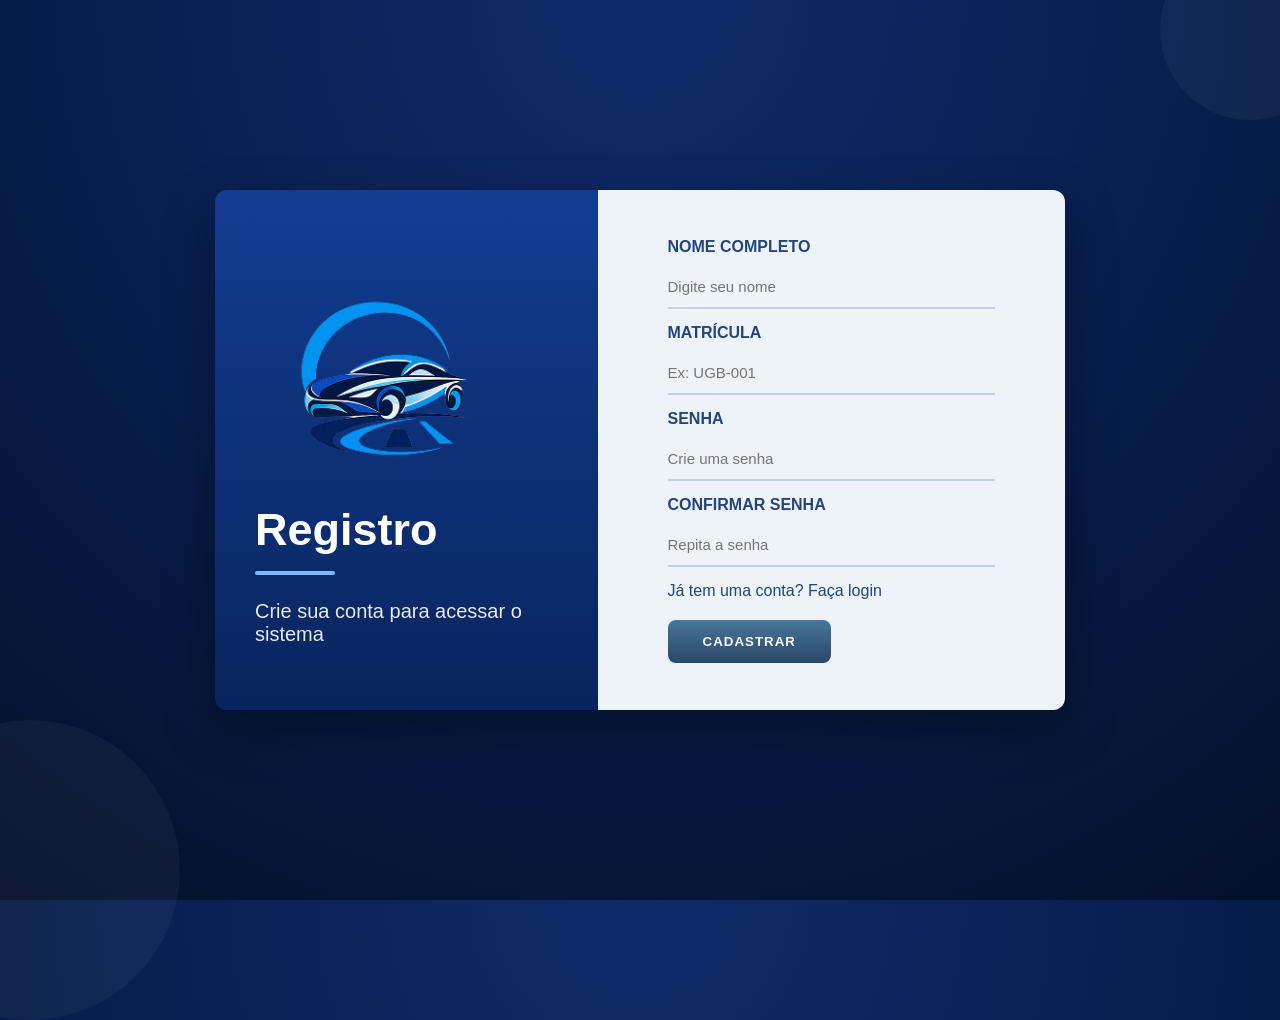
<file: Login/registro.html>
<!DOCTYPE html>
<html lang="pt-BR">
<head>
    <meta charset="UTF-8">
    <meta name="viewport" content="width=device-width, initial-scale=1.0">
    <title>Park Di Biase - Registro</title>
    <link rel="stylesheet" href="style.css">
    <link rel="stylesheet" href="https://cdnjs.cloudflare.com/ajax/libs/font-awesome/6.4.0/css/all.min.css">
    <style>
        .s1 .login-box {
            height: auto !important; 
            min-height: 520px;       
        }
        .s1 .right-panel {
            padding: 35px 70px !important; 
            display: flex;
            flex-direction: column;
            justify-content: center;
        }
        .s1 .input-group {
            margin-bottom: 15px !important; 
        }
        .s1 .forgot {
            margin-bottom: 20px !important; 
            margin-top: 5px;
        }
    </style>
</head>
<body>
    <section class="s1"> 
        <div class="login-box">

            <div class="left-panel">
                <img src="Imagem/logo.png.png" alt="Logo">
                <h1>Registro</h1>
                <div class="line"></div>
                <p>Crie sua conta para acessar o sistema</p>
            </div>

            <div class="right-panel">
                <form id="registroForm">
                    <div class="input-group">
                        <label>NOME COMPLETO</label>
                        <input id="reg-nome" type="text" placeholder="Digite seu nome" required>
                    </div>

                    <div class="input-group">
                        <label>MATRÍCULA</label>
                        <input id="reg-matricula" type="text" placeholder="Ex: UGB-001" required>
                    </div>

                    <div class="input-group">
                        <label>SENHA</label>
                        <input id="reg-senha" type="password" placeholder="Crie uma senha" required>
                    </div>

                    <div class="input-group">
                        <label>CONFIRMAR SENHA</label>
                        <input id="reg-confirma-senha" type="password" placeholder="Repita a senha" required>
                    </div>

                    <a href="index.html" class="forgot">
                        Já tem uma conta? Faça login
                    </a>

                    <button type="submit">
                        CADASTRAR
                    </button>
                </form>
            </div>
        </div>
    </section>

    <script>
        document.getElementById("registroForm").addEventListener("submit", function(e){ 
            e.preventDefault(); 
            
            const senha = document.getElementById("reg-senha").value;
            const confirmaSenha = document.getElementById("reg-confirma-senha").value;

            if(senha !== confirmaSenha) {
                alert("As senhas não coincidem!");
                return;
            }

            alert("Cadastro realizado com sucesso! Faça login para continuar.");
            window.location.href = "index.html"; 
        });
    </script>
</body>
</html>
</file>
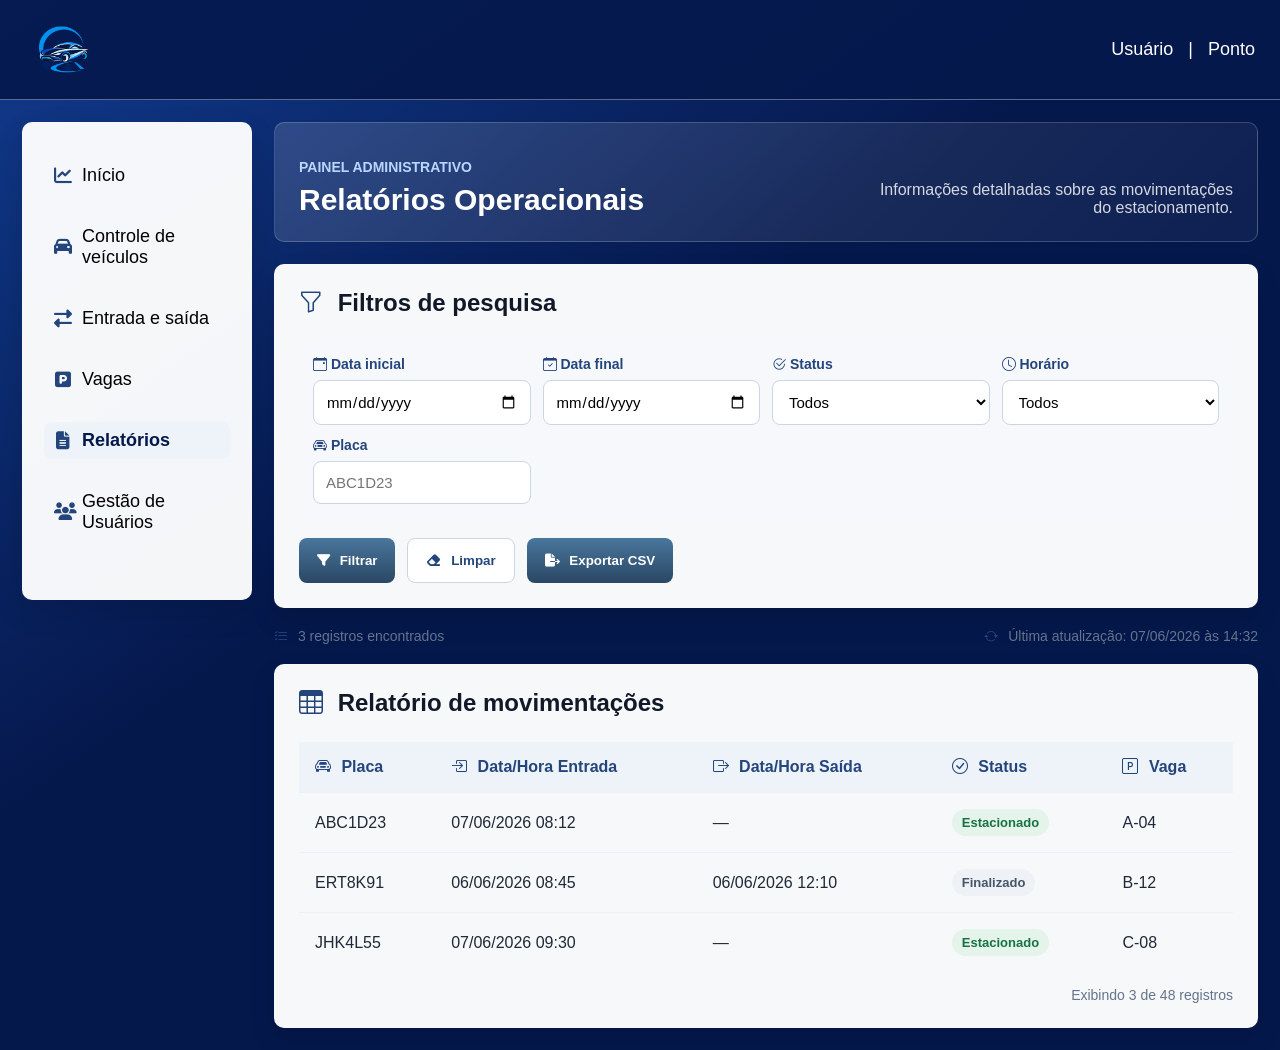
<file: Login/relatorios.html>
<!DOCTYPE html>
<html lang="en">
<head>
    <meta charset="UTF-8">
    <meta name="viewport" content="width=device-width, initial-scale=1.0">
    <title>Park Di Biase - Relatórios</title>
    <link rel="stylesheet" href="https://cdnjs.cloudflare.com/ajax/libs/font-awesome/6.5.2/css/all.min.css">
    <link rel="stylesheet" href="https://cdn.jsdelivr.net/npm/bootstrap-icons@1.11.3/font/bootstrap-icons.min.css">
    <link rel="stylesheet" href="styled.css">
    <link rel="stylesheet" href="relatorios.css">
</head>
<body>
    <header>
        <img src="Imagem/logo.png.png" alt="Logo Park Di Biase">
        <div><a href="#">Usuário &nbsp; | &nbsp; Ponto</a></div>
    </header>
    <section class="s2">
        <div class="container2">
            <nav class="leftcontent2">
                <a href="dashboard.html"><i class="fa-solid fa-chart-line"></i> Início</a>
                <a href="veiculos.html"><i class="fa-solid fa-car"></i> Controle de veículos</a>
                <a href="entrada-saida.html"><i class="fa-solid fa-right-left"></i> Entrada e saída</a>
                <a href="vagas.html"><i class="fa-solid fa-square-parking"></i> Vagas</a>
                <a class="active" href="relatorios.html"><i class="fa-solid fa-file-lines"></i> Relatórios</a>
                <a href="usuarios.html"><i class="fa-solid fa-users"></i> Gestão de Usuários</a>
            </nav>

            <main class="rightcontent2">
                <div class="page-heading">
                    <div>
                        <span>Painel Administrativo</span>
                        <h1>Relatórios Operacionais</h1>
                    </div>
                    <p>Informações detalhadas sobre as movimentações do estacionamento.</p>
                </div>
                <div class="panel">
                    <h2><i class="bi bi-funnel"></i> Filtros de pesquisa</h2>

                    <div class="toolbar relatorio-toolbar">

                        <div class="field">
                            <label><i class="bi bi-calendar-event"></i> Data inicial</label>
                            <input type="date" id="dataFinal">
                        </div>

                        <div class="field">
                            <label><i class="bi bi-calendar-check"></i> Data final</label>
                            <input type="date"  id="dataInicial">
                        </div>

                        <div class="field">
                            <label><i class="bi bi-check2-circle"></i> Status</label>
                            <select id="statusFiltro">
                                <option>Todos</option>
                                <option>Estacionado</option>
                                <option>Finalizado</option>
                            </select>
                        </div>

                        <div class="field">
                            <label><i class="bi bi-clock"></i> Horário</label>
                            <select id="horarioFiltro">
                                <option>Todos</option>
                                <option>Manhã</option>
                                <option>Tarde</option>
                                <option>Noite</option>
                            </select>
                        </div>

                        <div class="field">
                            <label><i class="bi bi-car-front"></i> Placa</label>
                            <input type="text" id="placaFiltro" placeholder="ABC1D23">
                        </div>

                    </div>

                    <div class="relatorio-buttons">
                        <button class="primary-button" id="btnFiltrar"><i class="fa-solid fa-filter"></i> Filtrar</button>
                        <button class="secondary-button" id="btnLimpar"><i class="fa-solid fa-eraser"></i> Limpar</button>
                        <button class="primary-button" id="btnExportar"><i class="fa-solid fa-file-export"></i> Exportar CSV</button>
                    </div>

                </div>

                <div class="relatorio-info">
                    <span id="totalRegistros"><i class="bi bi-list-check"></i> 3 registros encontrados</span>
                    <span><i class="bi bi-arrow-repeat"></i> Última atualização: 07/06/2026 às 14:32</span>
                </div>

                <div class="panel">
                    <h2><i class="bi bi-table"></i> Relatório de movimentações</h2>

                    <div class="table-wrap">

                        <table class="relatorio-table">

                            <thead>
                                <tr>
                                    <th><i class="bi bi-car-front"></i> Placa</th>
                                    <th><i class="bi bi-box-arrow-in-right"></i> Data/Hora Entrada</th>
                                    <th><i class="bi bi-box-arrow-right"></i> Data/Hora Saída</th>
                                    <th><i class="bi bi-check-circle"></i> Status</th>
                                    <th><i class="bi bi-p-square"></i> Vaga</th>
                                </tr>
                            </thead>

                            <tbody id="tabelaRelatorios">

                                <tr>
                                    <td>ABC1D23</td>
                                    <td>07/06/2026 08:12</td>
                                    <td>—</td>
                                    <td>
                                        <span class="badge parked">
                                            Estacionado
                                        </span>
                                    </td>
                                    <td>A-04</td>
                                </tr>

                                <tr>
                                    <td>ERT8K91</td>
                                    <td>06/06/2026 08:45</td>
                                    <td>06/06/2026 12:10</td>
                                    <td>
                                        <span class="badge outside">
                                            Finalizado
                                        </span>
                                    </td>
                                    <td>B-12</td>
                                </tr>

                                <tr>
                                    <td>JHK4L55</td>
                                    <td>07/06/2026 09:30</td>
                                    <td>—</td>
                                    <td>
                                        <span class="badge parked">
                                            Estacionado
                                        </span>
                                    </td>
                                    <td>C-08</td>
                                </tr>

                            </tbody>

                        </table>
                        <div class="table-footer" id="tableFooter">
                            Exibindo 3 de 48 registros
                        </div>
                    </div>
                </div>
            </main>
        </div>
    </section>
    <script>
        const btnFiltrar = document.getElementById("btnFiltrar");
        const btnLimpar = document.getElementById("btnLimpar");

        const btnExportar = document.getElementById("btnExportar");

        const placaFiltro = document.getElementById("placaFiltro");
        const statusFiltro = document.getElementById("statusFiltro");
        const horarioFiltro = document.getElementById("horarioFiltro");

        const totalRegistros = document.getElementById("totalRegistros");
        const tableFooter = document.getElementById("tableFooter");

        btnFiltrar.addEventListener("click", () => {

            const placa = placaFiltro.value.toUpperCase().trim();
            const status = statusFiltro.value;
            const linhas = document.querySelectorAll("#tabelaRelatorios tr");

            let encontrados = 0;

            linhas.forEach(linha => {

            const placaTabela =
                linha.cells[0].textContent.toUpperCase();

            const statusTabela =
                linha.cells[3].textContent.trim();

            let exibir = true;

            if (placa &&
                !placaTabela.includes(placa)) {
                exibir = false;
                }

            if (status !== "Todos" &&
                !statusTabela.includes(status)) {
                exibir = false;
            }

            linha.style.display =
                exibir ? "" : "none";
                    if (exibir) encontrados++;

            });

            totalRegistros.innerHTML =
                `<i class="bi bi-list-check"></i> ${encontrados} registros encontrados`;

            tableFooter.textContent =
                `Exibindo ${encontrados} registros`;

        });

        btnLimpar.addEventListener("click", () => {

            placaFiltro.value = "";
            statusFiltro.value = "Todos";
            horarioFiltro.value = "Todos";

            const linhas =
                document.querySelectorAll("#tabelaRelatorios tr");
            
            
            linhas.forEach(linha => {
                linha.style.display = "";
            });

            const total = linhas.length;

            totalRegistros.innerHTML =
                `<i class="bi bi-list-check"></i> ${total} registros encontrados`;

            tableFooter.textContent =
            `Exibindo ${total} registros`;

        });

        btnExportar.addEventListener("click", () => {

        let csv = [];

        const linhasVisiveis =
            document.querySelectorAll(
                '#tabelaRelatorios tr:not([style*="display: none"])'
            );`Exibindo ${total} registros`;

    });

    btnExportar.addEventListener("click", () => {

        let csv = [];

        const linhasVisiveis =
            document.querySelectorAll(
                '#tabelaRelatorios tr:not([style*="display: none"])'
            );
        csv.push("Placa,Entrada,Saida,Status,Vaga");

        linhasVisiveis.forEach(linha => {

            const colunas = linha.querySelectorAll("td");

            const dados = [
                colunas[0].innerText,
                colunas[1].innerText,
                colunas[2].innerText,
                colunas[3].innerText.trim(),
                colunas[4].innerText
            ];
            csv.push(dados.join(","));

        });

        const blob =
            new Blob([csv.join("\n")],
            { type: "text/csv" });

        const link =
            document.createElement("a");

        link.href =
            URL.createObjectURL(blob);

        link.download =
            "relatorio_estacionamento.csv";

        link.click();

    });

    </script>
</body>
</html>
</file>
<file: Login/style.css>
*{
    margin:0;
    padding:0;
    box-sizing:border-box;
    font-family:'Segoe UI',sans-serif;
}

body{
    height:100vh;
    display:flex;
    justify-content:center;
    align-items:center;
    background:
    radial-gradient(
        circle at top,
        #0e2b69 0%,
        #081d4b 55%,
        #05102a 100%
    );

    overflow:hidden;
}


body::before{
    content:'';
    position:absolute;
    width:300px;
    height:300px;
    border-radius:50%;
    background:rgba(255,255,255,.04);
    left:-120px;
    bottom:-120px;
}

body::after{
    content:'';
    position:absolute;
    width:180px;
    height:180px;
    border-radius:50%;
    background:rgba(255,255,255,.04);
    right:-60px;
    top:-60px;
}

.s1{
    height: 720x;
    .login-box{
        width:850px;
        height:450px;
        display:flex;
        border-radius:12px;
        overflow:hidden;
        position:relative;
        box-shadow:
        0 20px 50px rgba(0,0,0,.35);
    }
    .left-panel{
        display: flex;
        width:45%;
        background:
        linear-gradient(
            180deg, #123d92, #08245d
        );
        color:white;
        padding:40px;
        display:flex;
        flex-direction:column;
        justify-content:center;
    }
    .left-panel img{
        justify-content: center;
        width:250px;
    }
    .left-panel h1{
        font-size:45px;
        font-weight:600;
    }
    .line{
        width:80px;
        height:4px;
        background:#7eb8ff;
        margin:15px 0 25px;
        border-radius:50px;
    }
    .left-panel p{
        font-size:20px;
        opacity:.9;
    }


    .right-panel{
        flex:1;
        background:#edf3f8;
        padding:50px 70px;
        position:relative;
    }


    .input-group{
        margin-bottom:15px;
    }

    .input-group label{
        display:block;
        color:#24457c;
        font-weight:600;
        margin-bottom:10px;
    }

    .input-group input{
        width:100%;
        border:none;
        border-bottom:2px solid #c6d3e3;
        background:none;
        padding:12px 0;
        outline:none;
        font-size:15px;
    }

    .input-group input:focus{
        border-color:#0e2b69;
    }

    .forgot{
        display:block;
        text-decoration:none;
        color:#24457c;
        margin-bottom:30px;
    }

    button{
        border:none;

        background:
        linear-gradient(
            to bottom,#49769c,#2a4765
        );
        color:white;
        padding:14px 35px;
        border-radius:8px;
        cursor:pointer;
        font-weight:600;
        letter-spacing:1px;
    }
}




/* RESPONSIVIDADE */

@media (max-width: 768px){

    .login-box{
        width: 95%;
        min-height: 450px;

        flex-direction: column;

        margin: 20px;
    }

    .left-panel{
        width: 100%;

        padding: 30px;

        align-items: center;
        text-align: center;
    }

    .left-panel img{
        width: 90px;
        margin-bottom: 20px;
    }

    .left-panel h1{
        font-size: 40px;
    }

    .left-panel p{
        font-size: 18px;
    }

    .line{
        margin: 10px auto 20px;
    }

    .right-panel{
        width: 100%;
        padding: 35px 30px;
    }

    .input-group input{
        font-size: 16px;
    }

    button{
        width: 100%;
    }
}
@media (max-width: 900px) {
    
    .login-box {
        width: 90%; 
        max-width: 500px;
        flex-direction: column; 
        height: auto;
        min-height: auto;
    }
    .left-panel, .right-panel {
        width: 100%;
        padding: 30px 20px; 
        text-align: center;
    }
    .left-panel img {
        max-width: 120px; 
        margin-bottom: 15px;
    }
    .left-panel h1 {
        font-size: 24px;
    }
    .left-panel p {
        font-size: 14px;
        margin-bottom: 0;
    }
    .input-group input {
        width: 100%; 
    }
}
@media (max-width: 480px) {
    .login-box {
        width: 95%;
    }
    .right-panel {
        padding: 20px 15px !important; 
    }
}
</file>
<file: Login/styled.css>
* {
    margin: 0;
    padding: 0;
    box-sizing: border-box;
    font-family: 'Segoe UI', sans-serif;
}

body {
    min-height: 100vh;
    background:
        linear-gradient(145deg, rgba(18, 61, 146, .95), rgba(5, 24, 76, 1) 42%),
        #05184c;
    color: #1f2937;
}

header {
    min-height: 80px;
    background: rgba(5, 24, 76, .92);
    display: flex;
    justify-content: space-between;
    align-items: center;
    gap: 18px;
    padding: 12px 25px;
    border-bottom: 1px solid rgba(255, 255, 255, .35);
}

header img {
    width: 75px;
}

header a {
    color: white;
    text-decoration: none;
    font-size: 18px;
}

.s2 {
    min-height: calc(100vh - 80px);
    padding: 22px;
}

.container2 {
    display: flex;
    gap: 22px;
    align-items: flex-start;
}

.leftcontent2 {
    width: 230px;
    min-height: 100%;
    background: rgba(255, 255, 255, .96);
    border-radius: 10px;
    display: flex;
    flex-direction: column;
    padding: 35px 22px;
    flex-shrink: 0;
    box-shadow: 0 12px 30px rgba(0, 0, 0, .12);
}

.leftcontent2 a {
    text-decoration: none;
    color: black;
    margin-bottom: 24px;
    font-size: 18px;
    border-radius: 8px;
    padding: 8px 10px;
    display: flex;
    align-items: center;
    gap: 10px;
}

.leftcontent2 i {
    width: 18px;
    color: #24457c;
    text-align: center;
}

.leftcontent2 a:hover {
    background: #edf3f8;
    color: #05184c;
    font-weight: 600;
}

.leftcontent2 a.active {
    background: #edf3f8;
    color: #05184c;
    font-weight: 600;
}

.rightcontent2 {
    flex: 1;
    display: flex;
    flex-direction: column;
    min-width: 0;
}

.page-heading {
    min-height: 120px;
    display: flex;
    justify-content: space-between;
    align-items: flex-end;
    gap: 18px;
    color: white;
    background: linear-gradient(135deg, rgba(255, 255, 255, .14), rgba(255, 255, 255, .04));
    border: 1px solid rgba(255, 255, 255, .18);
    border-radius: 10px;
    padding: 24px;
    margin-bottom: 22px;
}

.page-heading span {
    display: block;
    margin-bottom: 8px;
    color: #b8d7ff;
    font-size: 14px;
    font-weight: 700;
    text-transform: uppercase;
}

.page-heading h1 {
    font-size: 30px;
    font-weight: 650;
}

.page-heading p {
    max-width: 360px;
    color: rgba(255, 255, 255, .82);
    text-align: right;
}

.toprightcards2 {
    display: grid;
    grid-template-columns: repeat(4, minmax(150px, 1fr));
    gap: 18px;
}

.card {
    min-height: 150px;
    background: rgba(255, 255, 255, .97);
    border-radius: 10px;
    display: flex;
    flex-direction: column;
    justify-content: center;
    align-items: center;
    border-top: 5px solid #7eb8ff;
    box-shadow: 0 12px 26px rgba(0, 0, 0, .12);
    padding: 24px;
}

.card span {
    color: #666;
    font-size: 16px;
    text-align: center;
}

.card span i {
    color: #24457c;
    margin-right: 6px;
}

.card h2 {
    color: #05184c;
    font-size: 36px;
    margin-top: 10px;
}

.card small {
    margin-top: 6px;
    color: #6b7280;
    font-size: 13px;
}

.panel {
    background: rgba(255, 255, 255, .97);
    border-radius: 10px;
    padding: 25px;
    box-shadow: 0 12px 26px rgba(0, 0, 0, .12);
}

.panel h2 {
    margin-bottom: 20px;
    text-align: left;
    color: #111827;
}

.panel-title {
    display: flex;
    justify-content: space-between;
    align-items: center;
    gap: 14px;
    margin-bottom: 20px;
}

.panel-title h2 {
    margin-bottom: 0;
}

.toolbar {
    display: grid;
    grid-template-columns: minmax(180px, 1fr) 160px 140px;
    gap: 12px;
    margin-bottom: 20px;
    background: #f6f8fb;
    border-radius: 10px;
    padding: 14px;
}

.field {
    display: flex;
    flex-direction: column;
    gap: 8px;
}

.field label {
    color: #24457c;
    font-weight: 600;
    font-size: 14px;
}

.field input {
    width: 100%;
    border: 1px solid #cbd6e2;
    border-radius: 8px;
    padding: 12px;
    font-size: 15px;
    background: #fff;
    outline: none;
}

.field select {
    width: 100%;
    border: 1px solid #cbd6e2;
    border-radius: 8px;
    padding: 12px;
    font-size: 15px;
    background: #fff;
    outline: none;
}

.field input:focus {
    border-color: #123d92;
}

.field select:focus {
    border-color: #123d92;
}

.badge {
    display: inline-block;
    border-radius: 999px;
    padding: 6px 10px;
    font-size: 13px;
    font-weight: 700;
}

.badge.parked {
    background: #e4f4ea;
    color: #187145;
}

.badge.outside {
    background: #eef2f7;
    color: #475569;
}

.actions {
    display: flex;
    gap: 8px;
}

.actions button {
    border: 1px solid #cbd6e2;
    background: white;
    color: #24457c;
    border-radius: 7px;
    padding: 7px 9px;
    cursor: pointer;
    font-size: 13px;
}

.actions button i {
    margin-right: 4px;
}

.actions button:hover {
    border-color: #123d92;
}

.primary-button {
    border: none;
    background: linear-gradient(to bottom, #49769c, #2a4765);
    color: white;
    padding: 14px 18px;
    border-radius: 8px;
    cursor: pointer;
    font-weight: 600;
}

.primary-button i {
    margin-right: 6px;
}

.secondary-link i {
    margin-right: 6px;
}

.table-wrap {
    overflow-x: auto;
}

.summary-panel {
    align-self: stretch;
}

.summary-item {
    display: flex;
    justify-content: space-between;
    gap: 12px;
    padding: 12px 0;
    border-bottom: 1px solid #edf1f5;
}

.summary-item span {
    color: #667085;
}

.summary-item strong {
    color: #05184c;
}

.secondary-link {
    display: block;
    margin-top: 18px;
    color: #123d92;
    font-weight: 700;
    text-decoration: none;
}

@media (max-width: 1080px) {
    .toprightcards2 {
        grid-template-columns: repeat(2, minmax(150px, 1fr));
    }
}

@media (max-width: 760px) {
    header {
        align-items: flex-start;
        flex-direction: column;
    }

    .container2 {
        flex-direction: column;
    }

    .page-heading {
        align-items: flex-start;
        flex-direction: column;
        min-height: 0;
    }

    .page-heading p {
        text-align: left;
    }

    .leftcontent2 {
        width: 100%;
        min-height: 0;
        flex-direction: row;
        overflow-x: auto;
        padding: 14px;
        gap: 8px;
    }

    .leftcontent2 a {
        flex: 0 0 auto;
        margin-bottom: 0;
        font-size: 15px;
        white-space: nowrap;
    }

    .toprightcards2 {
        grid-template-columns: 1fr;
    }

    .card {
        min-height: 130px;
    }

    .toolbar {
        grid-template-columns: 1fr;
    }

    .panel-title {
        align-items: stretch;
        flex-direction: column;
    }

    .actions {
        flex-wrap: wrap;
    }
}
</file>
<file: Login/relatorios.css>
* {
    margin: 0;
    padding: 0;
    box-sizing: border-box;
    font-family: 'Segoe UI', sans-serif;
}

.relatorio-toolbar{
    grid-template-columns:
        repeat(auto-fit,minmax(180px,1fr));
}

.panel h2{
    margin-bottom:25px;
}

.panel h2 i{
    color:#24457c;
    margin-right:8px;
}

.relatorio-buttons{
    display:flex;
    gap:12px;
    margin-top:12px;
    flex-wrap:wrap;
}

.secondary-button{
    border:1px solid #cbd6e2;
    background:white;
    color:#24457c;
    padding:14px 18px;
    border-radius:8px;
    cursor:pointer;
    font-weight:600;
}

.secondary-button:hover{
    border-color:#123d92;
}

.secondary-button i{
    margin-right:6px;
}

.relatorio-table{
    width:100%;
    border-collapse:collapse;
}

.relatorio-table thead{
    background:#edf3f8;
}

.relatorio-table th{
    padding:16px;
    text-align:left;
    color:#24457c;
    font-weight:600;
}

.relatorio-table th i{
    margin-right:6px;
}

.relatorio-table td{
    padding:16px;
    border-top:1px solid #edf1f5;
}

.relatorio-table tr:hover{
    background:#fafcff;
}

.relatorio-info{
    display:flex;
    justify-content:space-between;
    align-items:center;
    margin:20px 0;
    color:#64748b;
    font-size:14px;
    flex-wrap:wrap;
    gap:10px;
}

.relatorio-info i{
    color:#24457c;
    margin-right:6px;
}

.relatorio-table tr{
    transition:0.2s;
}

.relatorio-table tr:hover{
    background:#f5f9ff;
}

.table-footer{
    margin-top:15px;
    text-align:right;
    color:#64748b;
    font-size:14px;
    font-weight:500;
}

.panel + .panel{
    margin-top:22px;
}
</file>
